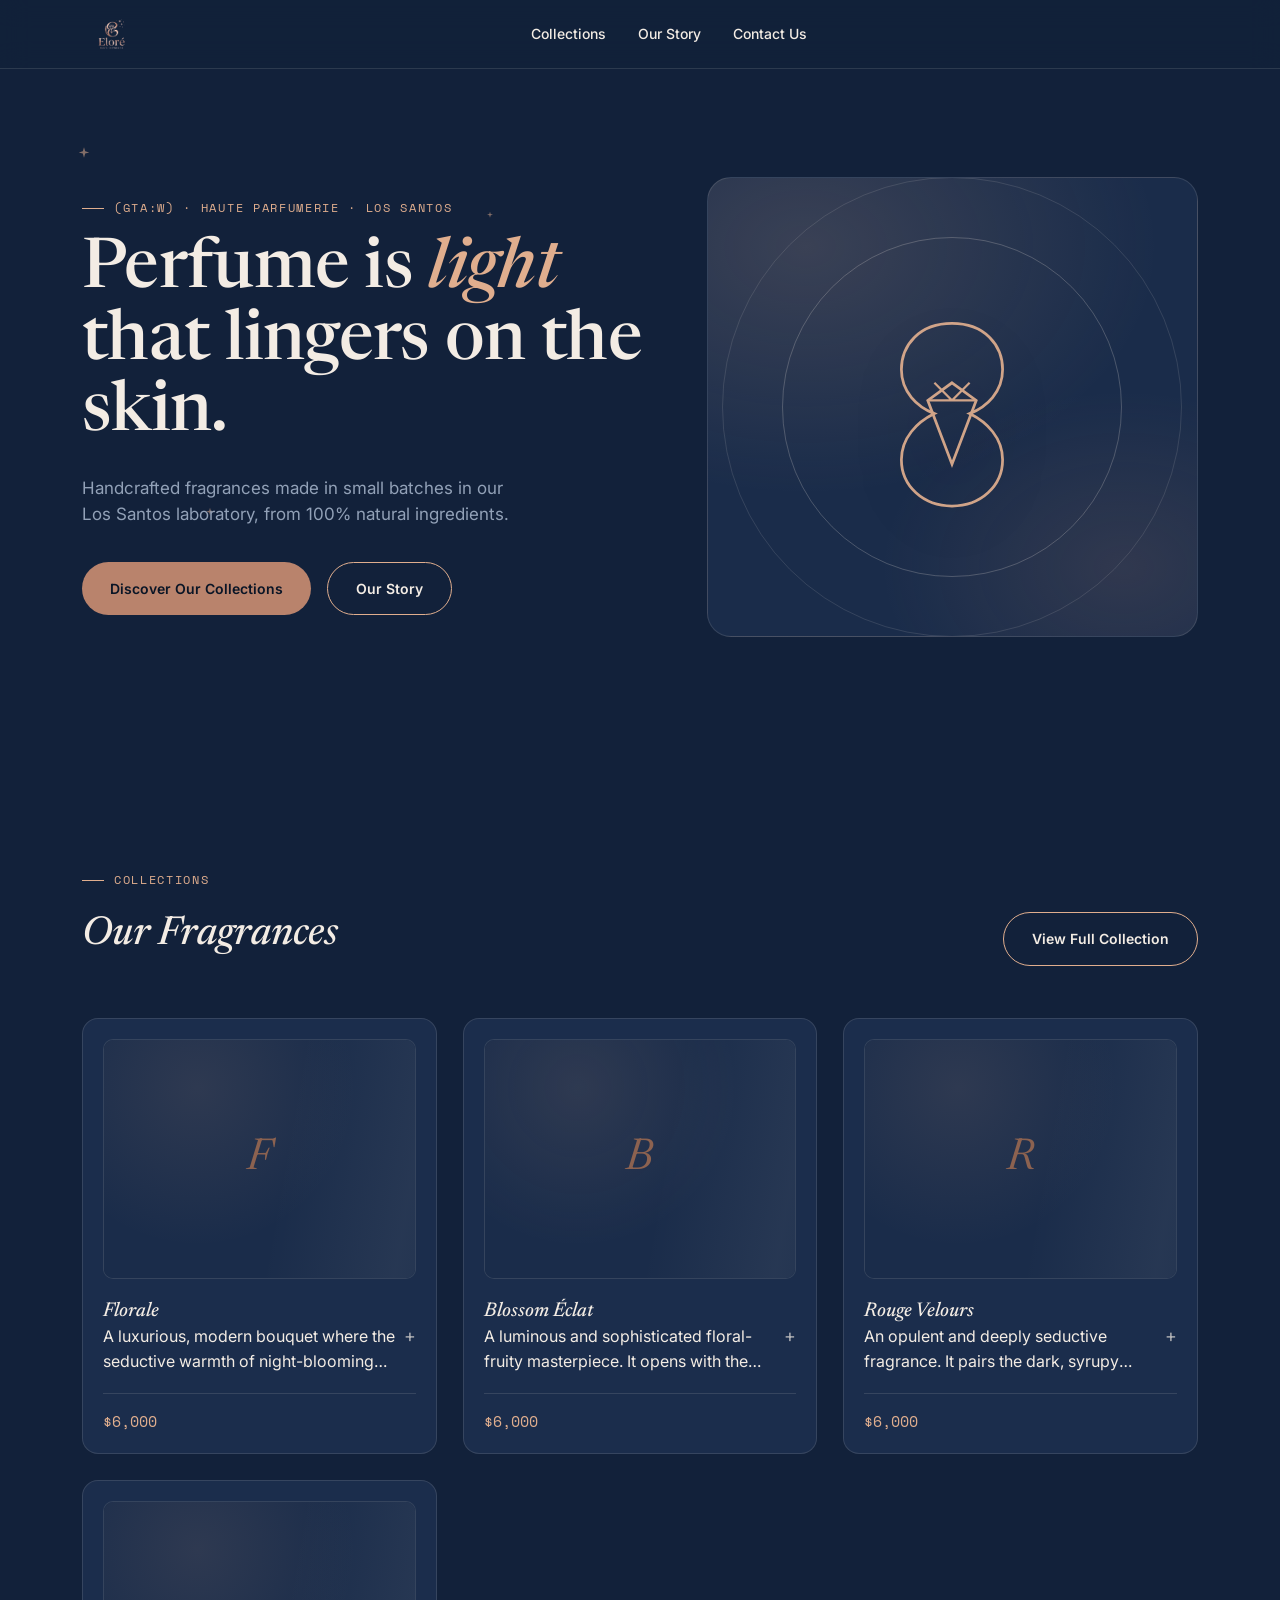
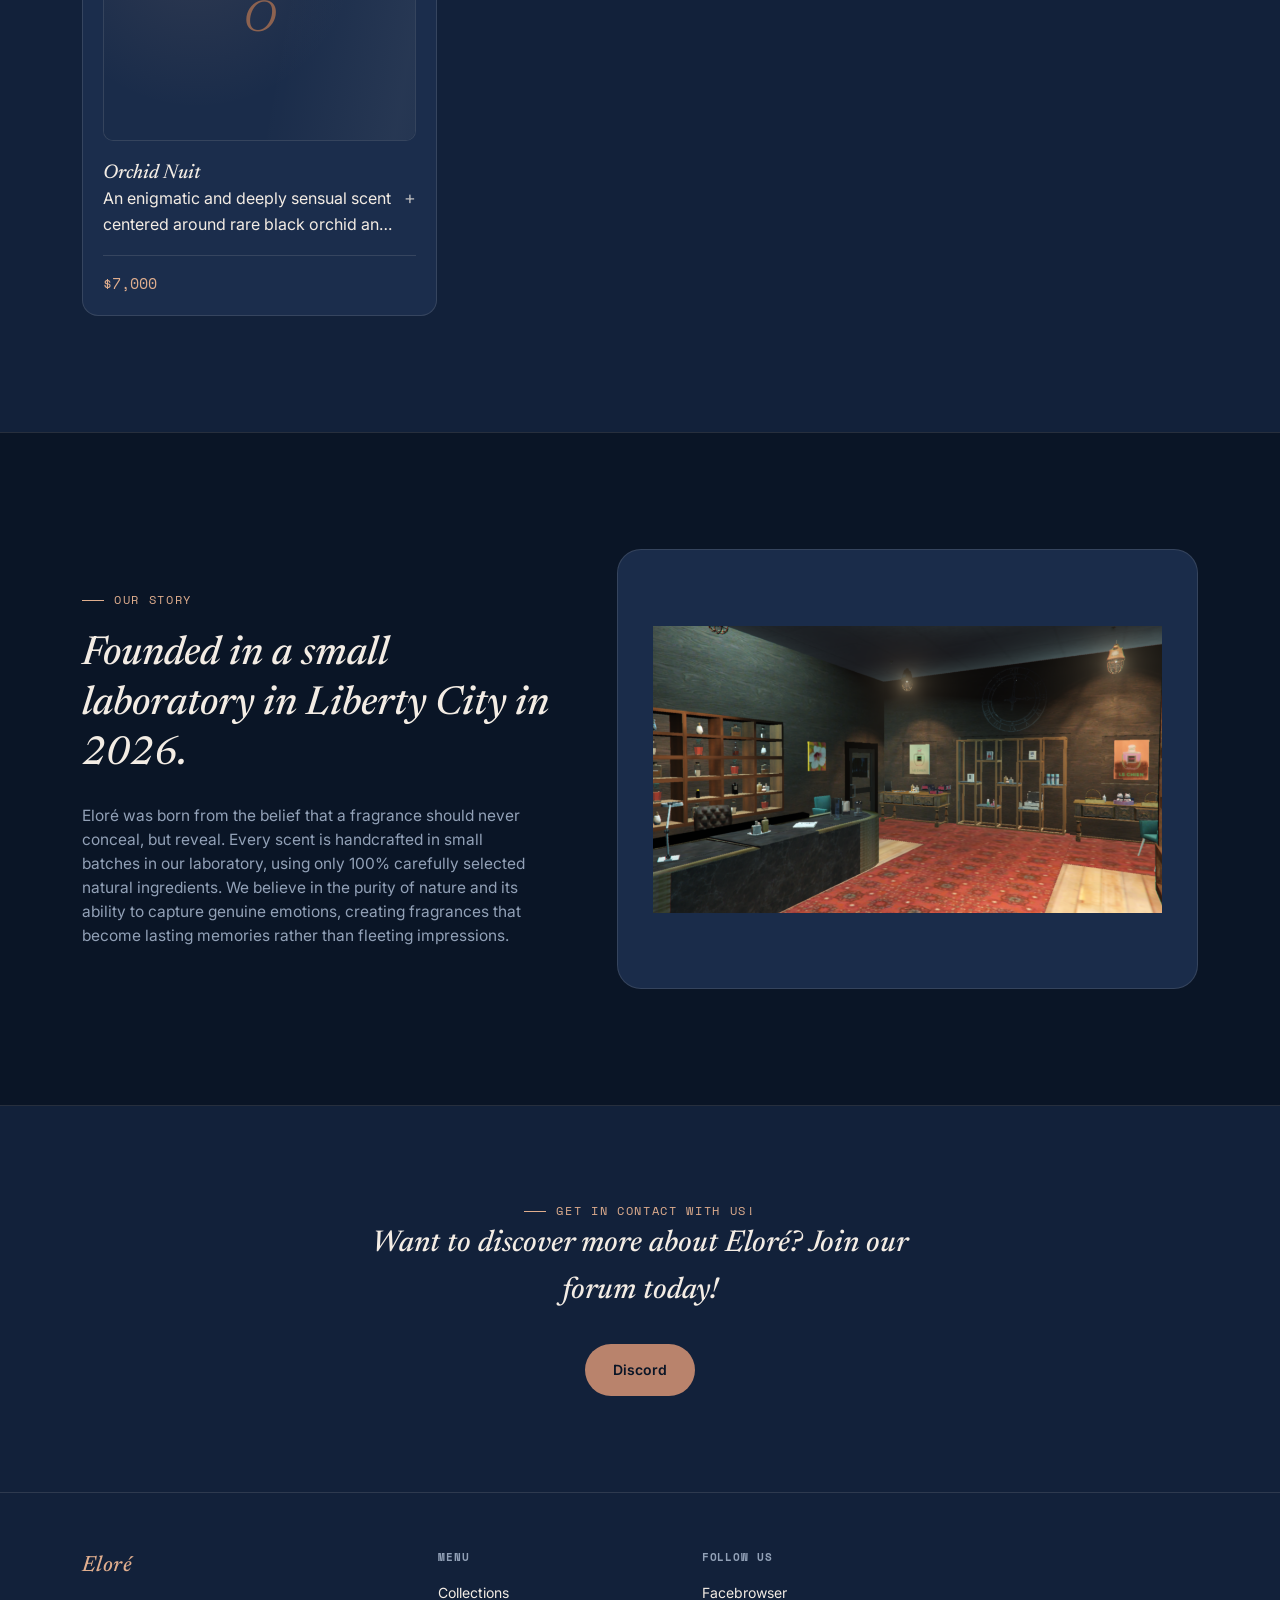
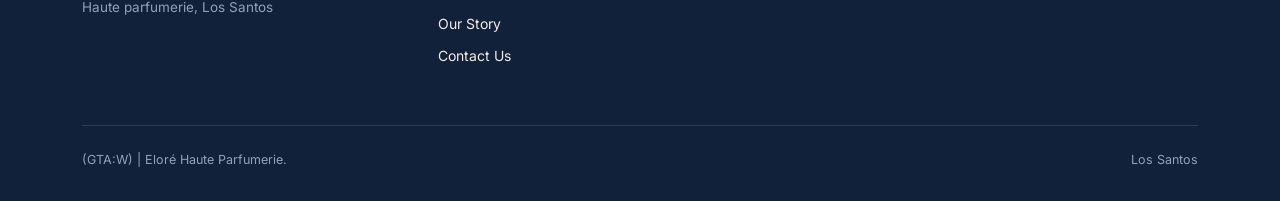
<file: index.html>
<!DOCTYPE html>
<html lang="en">
<head>
<meta charset="UTF-8">
<meta name="viewport" content="width=device-width, initial-scale=1.0">
<title>Eloré — Haute Parfumerie | GTA:W</title>
<meta name="description" content="Eloré, haute parfumerie in Los Santos.">
<meta property="og:title" content="Eloré — Haute Parfumerie">
<meta property="og:description" content="Eloré, haute parfumerie in Los Santos.">
<meta property="og:image" content="images/hero.png">
<link rel="icon" type="image/png" sizes="32x32" href="images/favicon/favicon-32x32.png">
<link rel="icon" type="image/png" sizes="16x16" href="images/favicon/favicon-16x16.png">
<link rel="shortcut icon" href="images/favicon/favicon.ico">
<link rel="apple-touch-icon" sizes="180x180" href="images/favicon/apple-touch-icon.png">
<link rel="manifest" href="site.webmanifest">
<link rel="preconnect" href="https://fonts.googleapis.com">
<link rel="preconnect" href="https://fonts.gstatic.com" crossorigin>
<link href="https://fonts.googleapis.com/css2?family=Newsreader:ital,wght@0,400;0,500;1,400;1,500&family=Inter:wght@400;500;600&family=Space+Mono:wght@400;700&display=swap" rel="stylesheet">
<link rel="stylesheet" href="css/style.css">
</head>
<body>

<nav class="nav">
  <div class="nav-inner">
    <a class="logo-link" href="index.html">
      <img src="images/logo.png" alt="Eloré Haute Parfumerie" class="logo-img">
    </a>
    <ul class="nav-links">
      <li><a href="collections.html">Collections</a></li>
      <li><a href="#storia">Our Story</a></li>
      <li><a href="#contatti">Contact Us</a></li>
    </ul>
    <div class="nav-actions">
      <button type="button" class="nav-toggle" aria-label="Menu" aria-expanded="false">
        <svg viewBox="0 0 24 24" fill="none" stroke="currentColor" stroke-width="1.8"><path d="M3 6h18M3 12h18M3 18h18"/></svg>
      </button>
    </div>
  </div>
</nav>

<section class="hero">
  <div class="sparkle-field" aria-hidden="true">
    <span class="sparkle sparkle-1"><svg viewBox="0 0 24 24" fill="currentColor"><path d="M12 2l2 7 7 2-7 2-2 7-2-7-7-2 7-2z"/></svg></span>
    <span class="sparkle sparkle-2"><svg viewBox="0 0 24 24" fill="currentColor"><path d="M12 2l2 7 7 2-7 2-2 7-2-7-7-2 7-2z"/></svg></span>
    <span class="sparkle sparkle-3"><svg viewBox="0 0 24 24" fill="currentColor"><path d="M12 2l2 7 7 2-7 2-2 7-2-7-7-2 7-2z"/></svg></span>
  </div>
  <div class="container hero-inner">
    <div class="hero-copy">
      <span class="eyebrow">(GTA:W) · Haute Parfumerie · Los Santos</span>
      <h1>Perfume is <em>light</em><br>that lingers on the skin.</h1>
      <p>Handcrafted fragrances made in small batches in our Los Santos laboratory, from 100% natural ingredients.</p>
      <div class="hero-actions">
        <a href="collections.html" class="btn btn-primary">Discover Our Collections</a>
        <a href="#storia" class="btn btn-ghost">Our Story</a>
      </div>
    </div>
    <div class="hero-visual">
      <div class="ring ring--a" aria-hidden="true"></div>
      <div class="ring ring--b" aria-hidden="true"></div>
      <svg class="hero-glyph" viewBox="0 0 200 200" fill="none" xmlns="http://www.w3.org/2000/svg" aria-hidden="true">
        <path d="M100 24c-30 0-46 20-46 42 0 20 14 34 30 40-16 8-30 22-30 42 0 24 20 42 46 42s46-18 46-42c0-20-14-34-30-42 16-6 30-20 30-40 0-22-16-42-46-42z" stroke="#E0AE8E" stroke-width="2.5"/>
        <path d="M100 78l22 16-22 58-22-58z" stroke="#E0AE8E" stroke-width="2.5"/>
        <path d="M78 94h44M84 78l16 16-16 0M116 78l-16 16 16 0" stroke="#E0AE8E" stroke-width="2"/>
      </svg>
    </div>
  </div>
</section>

<section class="collection" id="collezione">
  <div class="container">
    <div class="collection-head reveal">
      <div>
        <span class="eyebrow">Collections</span>
        <h2 class="collection-title">Our Fragrances</h2>
      </div>
      <a href="collections.html" class="btn btn-ghost">View Full Collection</a>
    </div>

    <!-- Preview only — full catalogue in collections.html, both read
         the same list from js/products.js -->
    <div class="product-grid" id="productGrid"></div>
  </div>
</section>

<section class="about" id="storia">
  <div class="container about-inner">
    <div>
      <span class="eyebrow">Our Story</span>
      <h2>Founded in a small laboratory in Liberty City in 2026.</h2>
      <p>Eloré was born from the belief that a fragrance should never conceal, but reveal. Every scent is handcrafted in small batches in our laboratory, using only 100% carefully selected natural ingredients. We believe in the purity of nature and its ability to capture genuine emotions, creating fragrances that become lasting memories rather than fleeting impressions.</p>
    </div>
    <div class="image-slot slot-about reveal">
      <img src="images/aboutnew.png" alt="Inside the Eloré boutique">
    </div>
  </div>
</section>

<section class="newsletter">
  <div class="container reveal">
    <span class="eyebrow eyebrow-center">Get in contact with us!</span>

    <h2>
      Want to discover more about Eloré?
      Join our forum today!
    </h2>

    <a href="https://discord.gg/XgSGwQNhqN"
       class="btn btn-primary"
       target="_blank"
       rel="noopener noreferrer">
      Discord
    </a>
  </div>
</section>

<footer id="contatti">
  <div class="container">
    <div class="footer-grid">
      <div>
        <span class="logo footer-logo">Eloré</span>
        <p class="footer-location">Haute parfumerie, Los Santos</p>
      </div>
      <div>
        <h4>Menu</h4>
        <ul>
          <li><a href="collections.html">Collections</a></li>
          <li><a href="#storia">Our Story</a></li>
          <li><a href="#contatti">Contact Us</a></li>
        </ul>
      </div>
      <div>
        <h4>Follow us</h4>
        <ul>
          <li><a href="https://face.gta.world/page/eloreperfumes">Facebrowser</a></li>
        </ul>
      </div>
    </div>
    <div class="footer-bottom">
      <span>(GTA:W) | Eloré Haute Parfumerie.</span>
      <span>Los Santos</span>
    </div>
  </div>
</footer>
<script src="js/products.js"></script>
<script src="js/product-images.js"></script>
<script src="js/render.js"></script>
<script src="js/nav.js"></script>
<script src="js/script.js"></script>
</body>
</html>
</file>
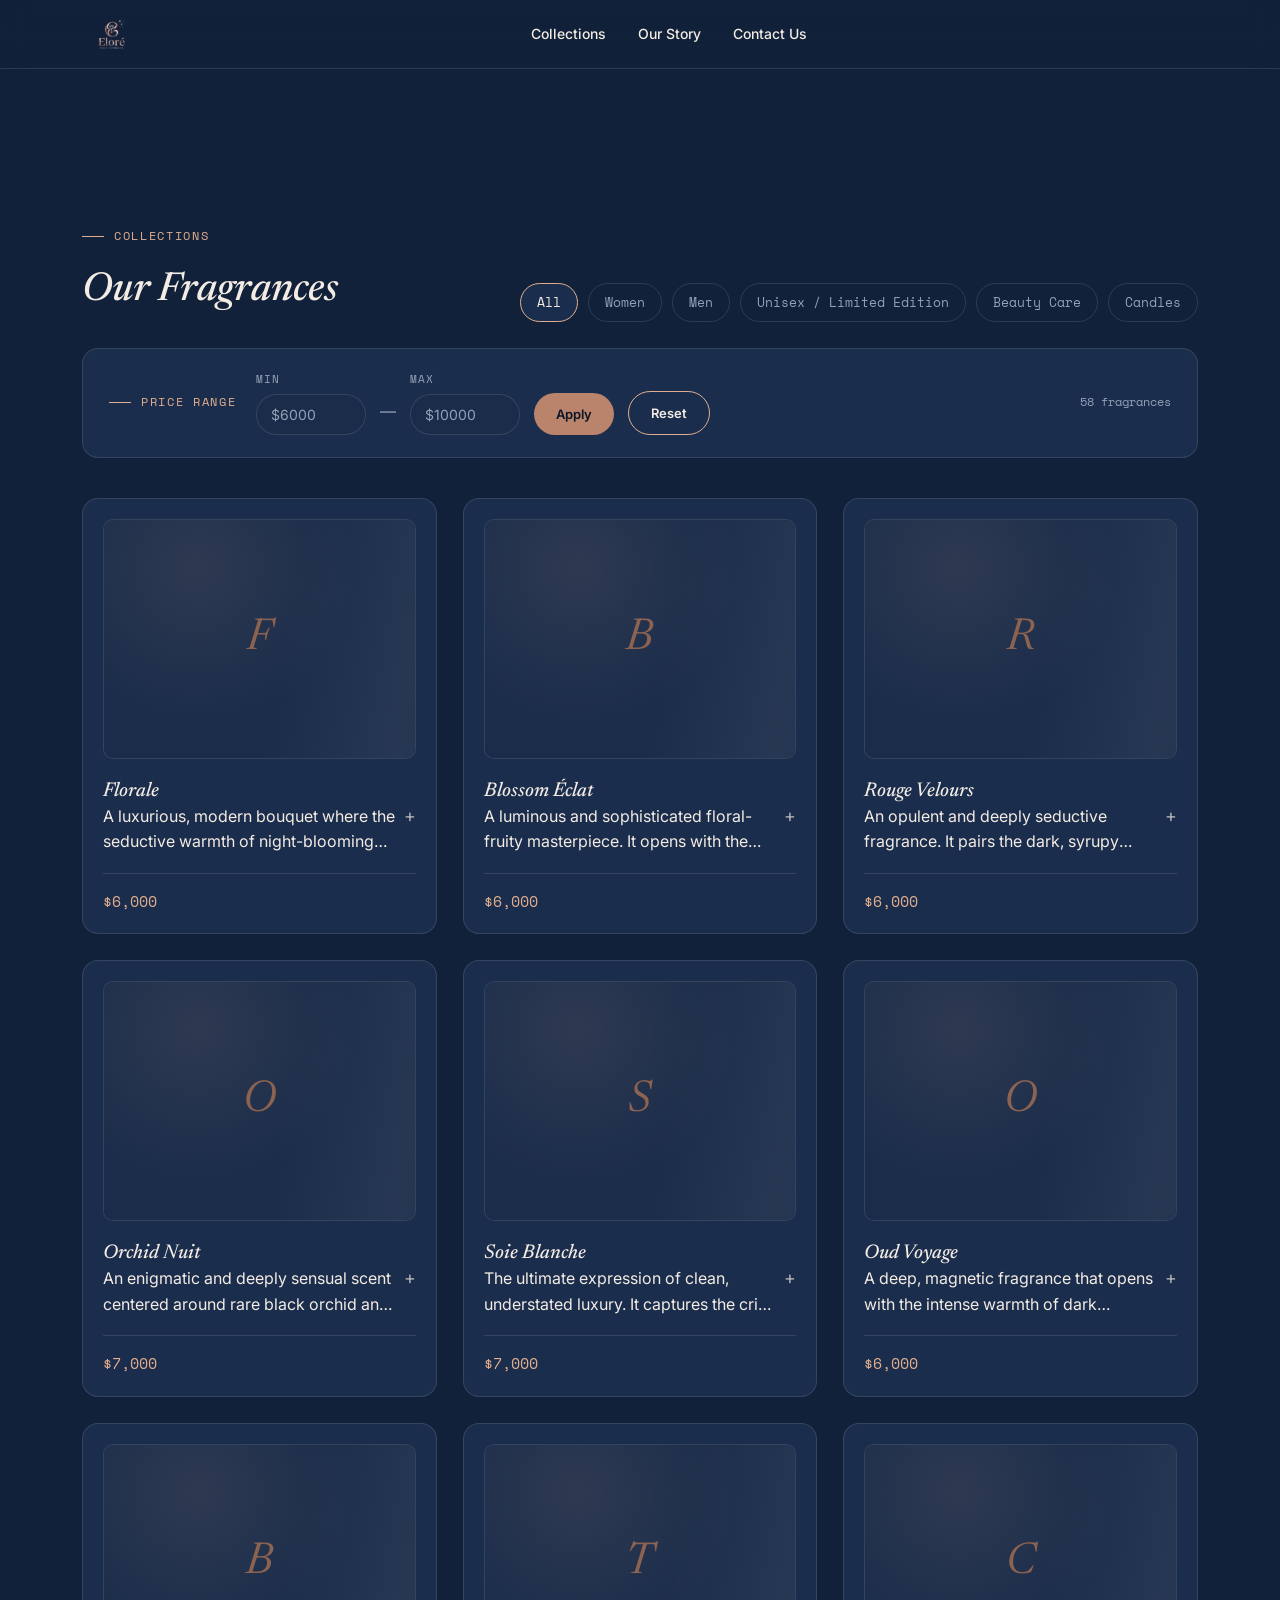
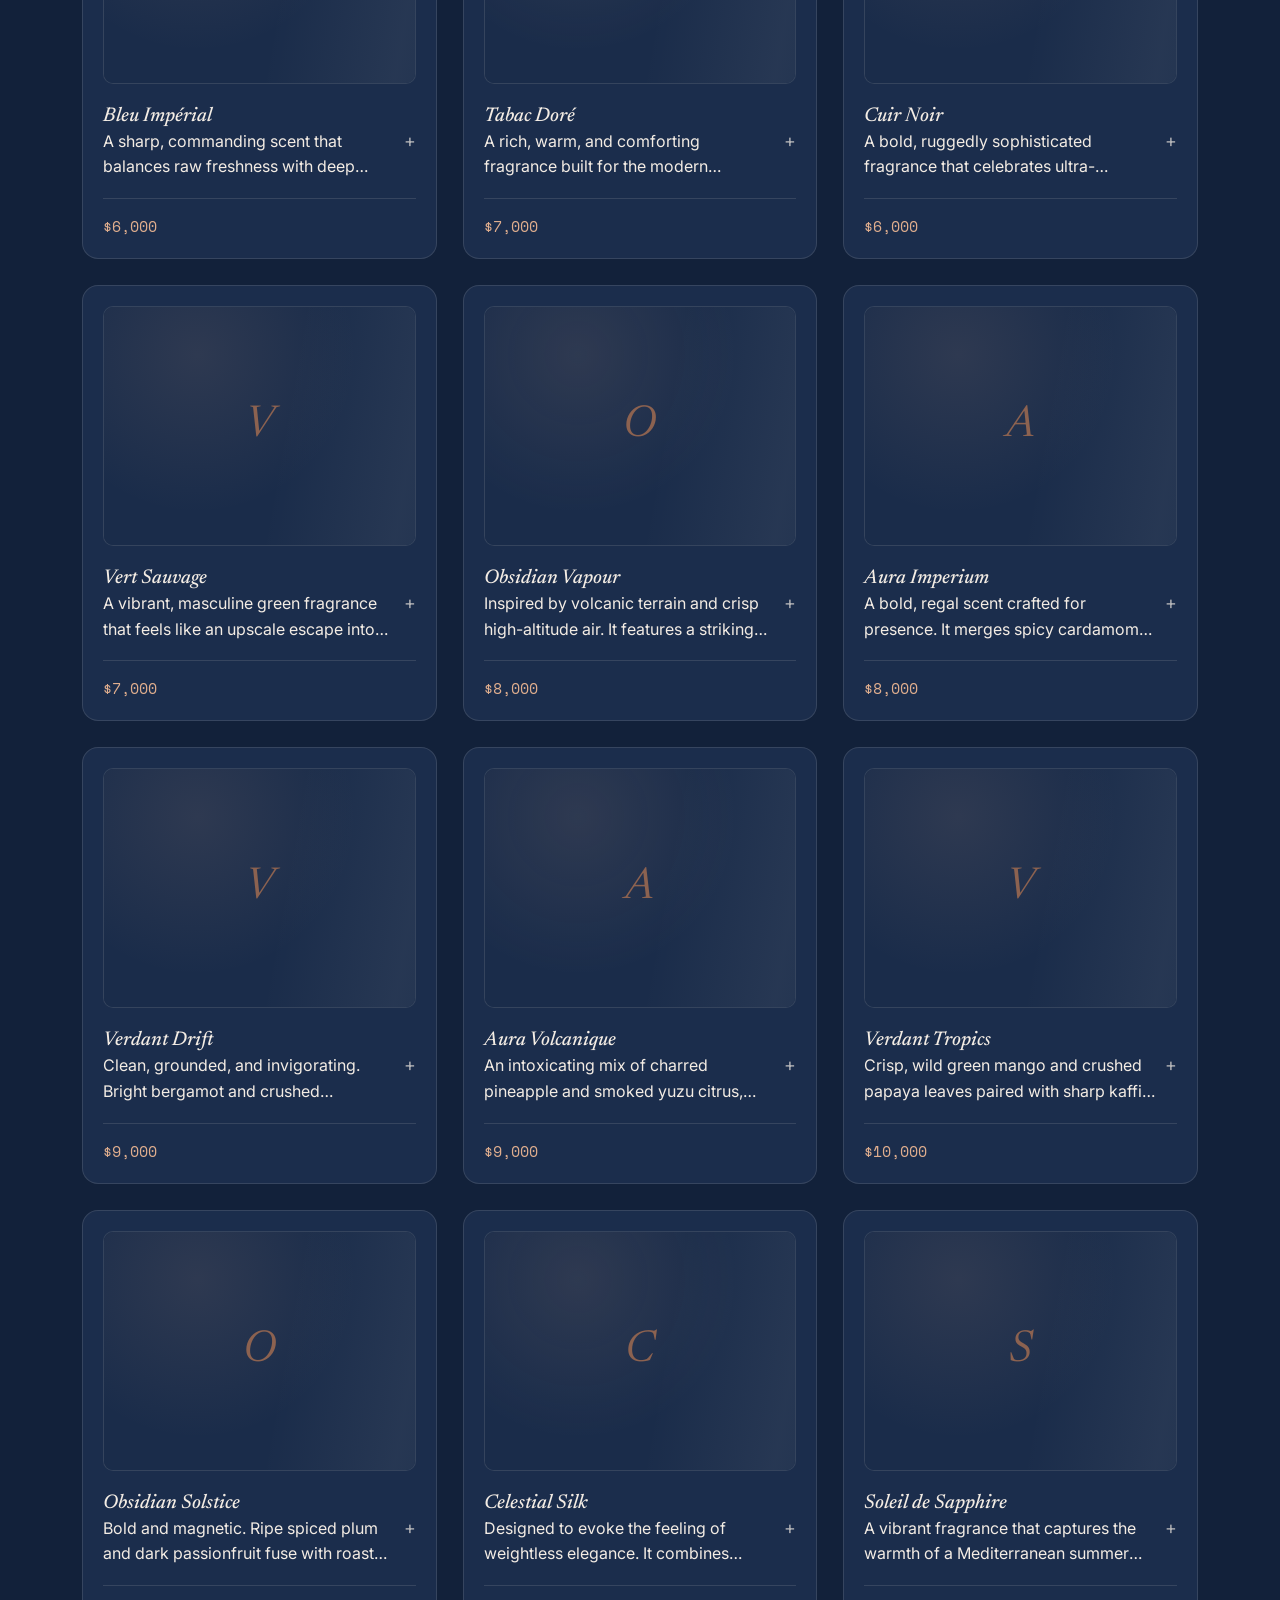
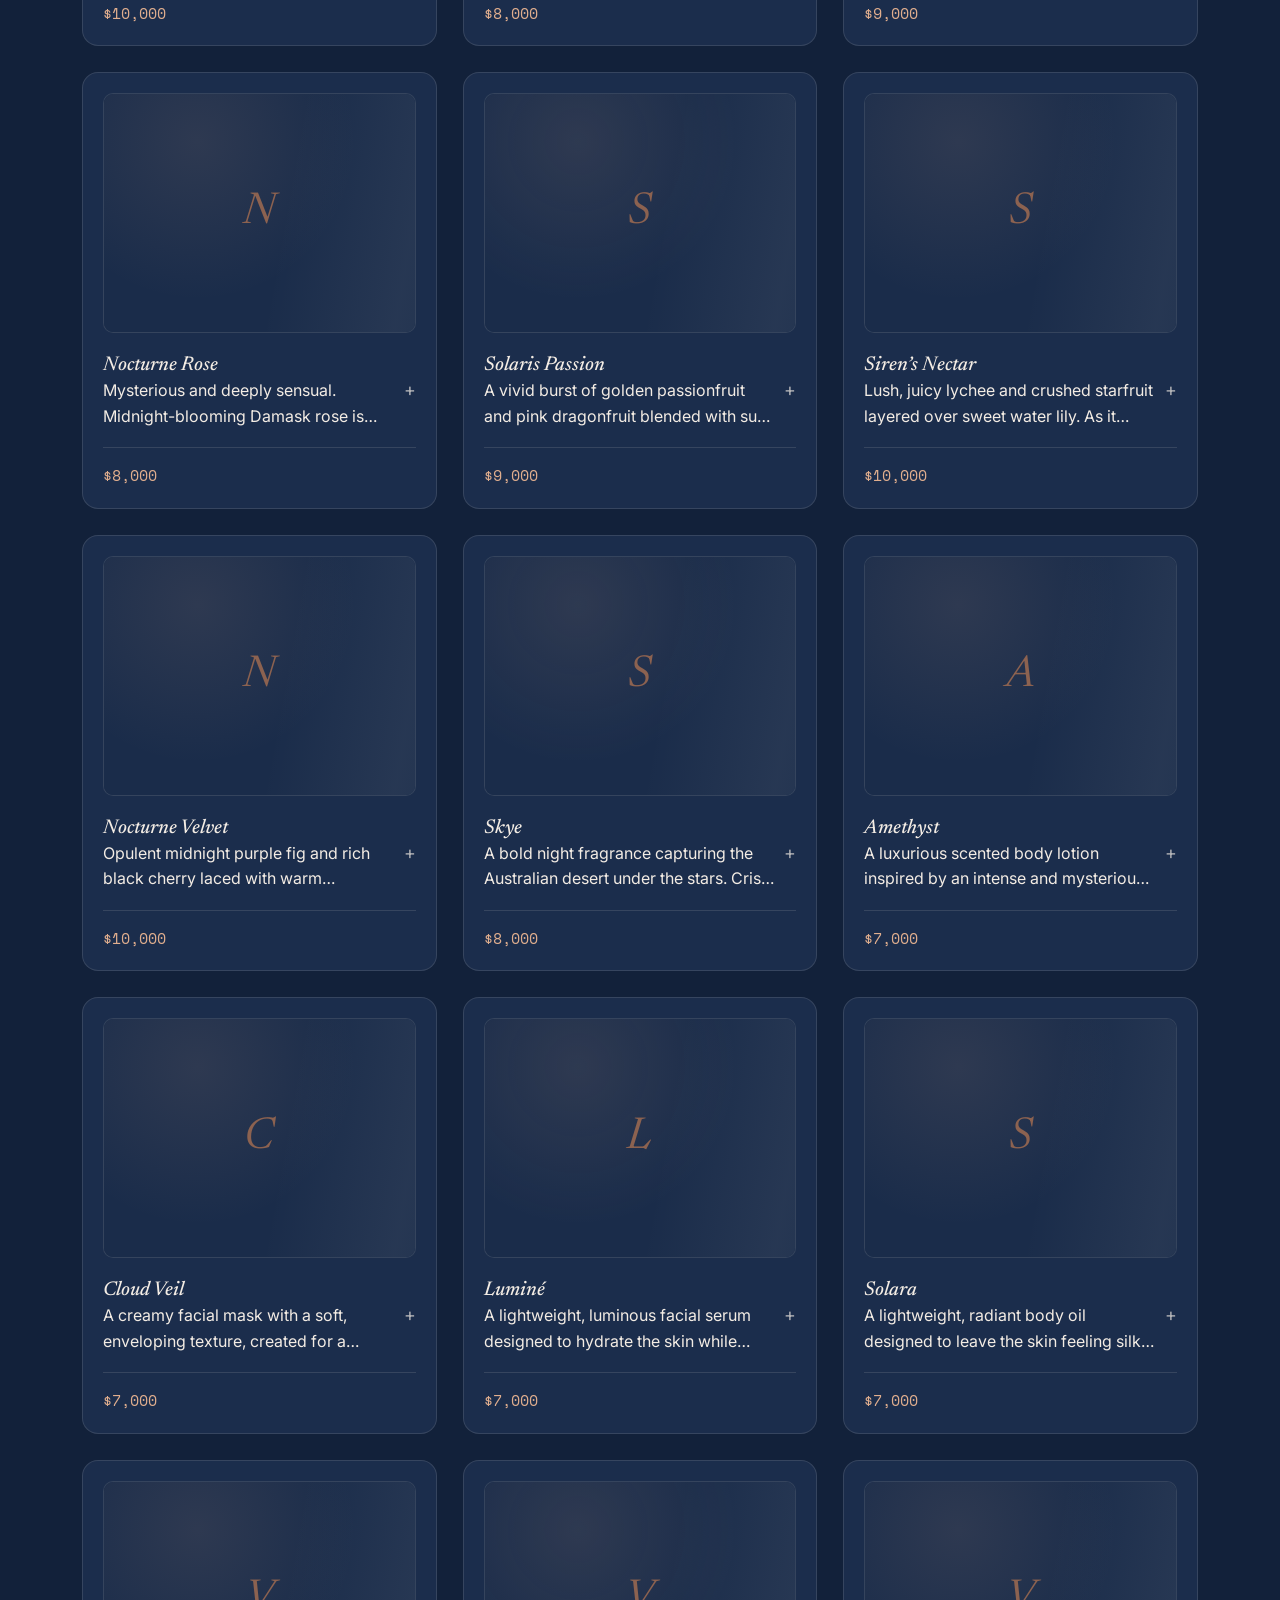
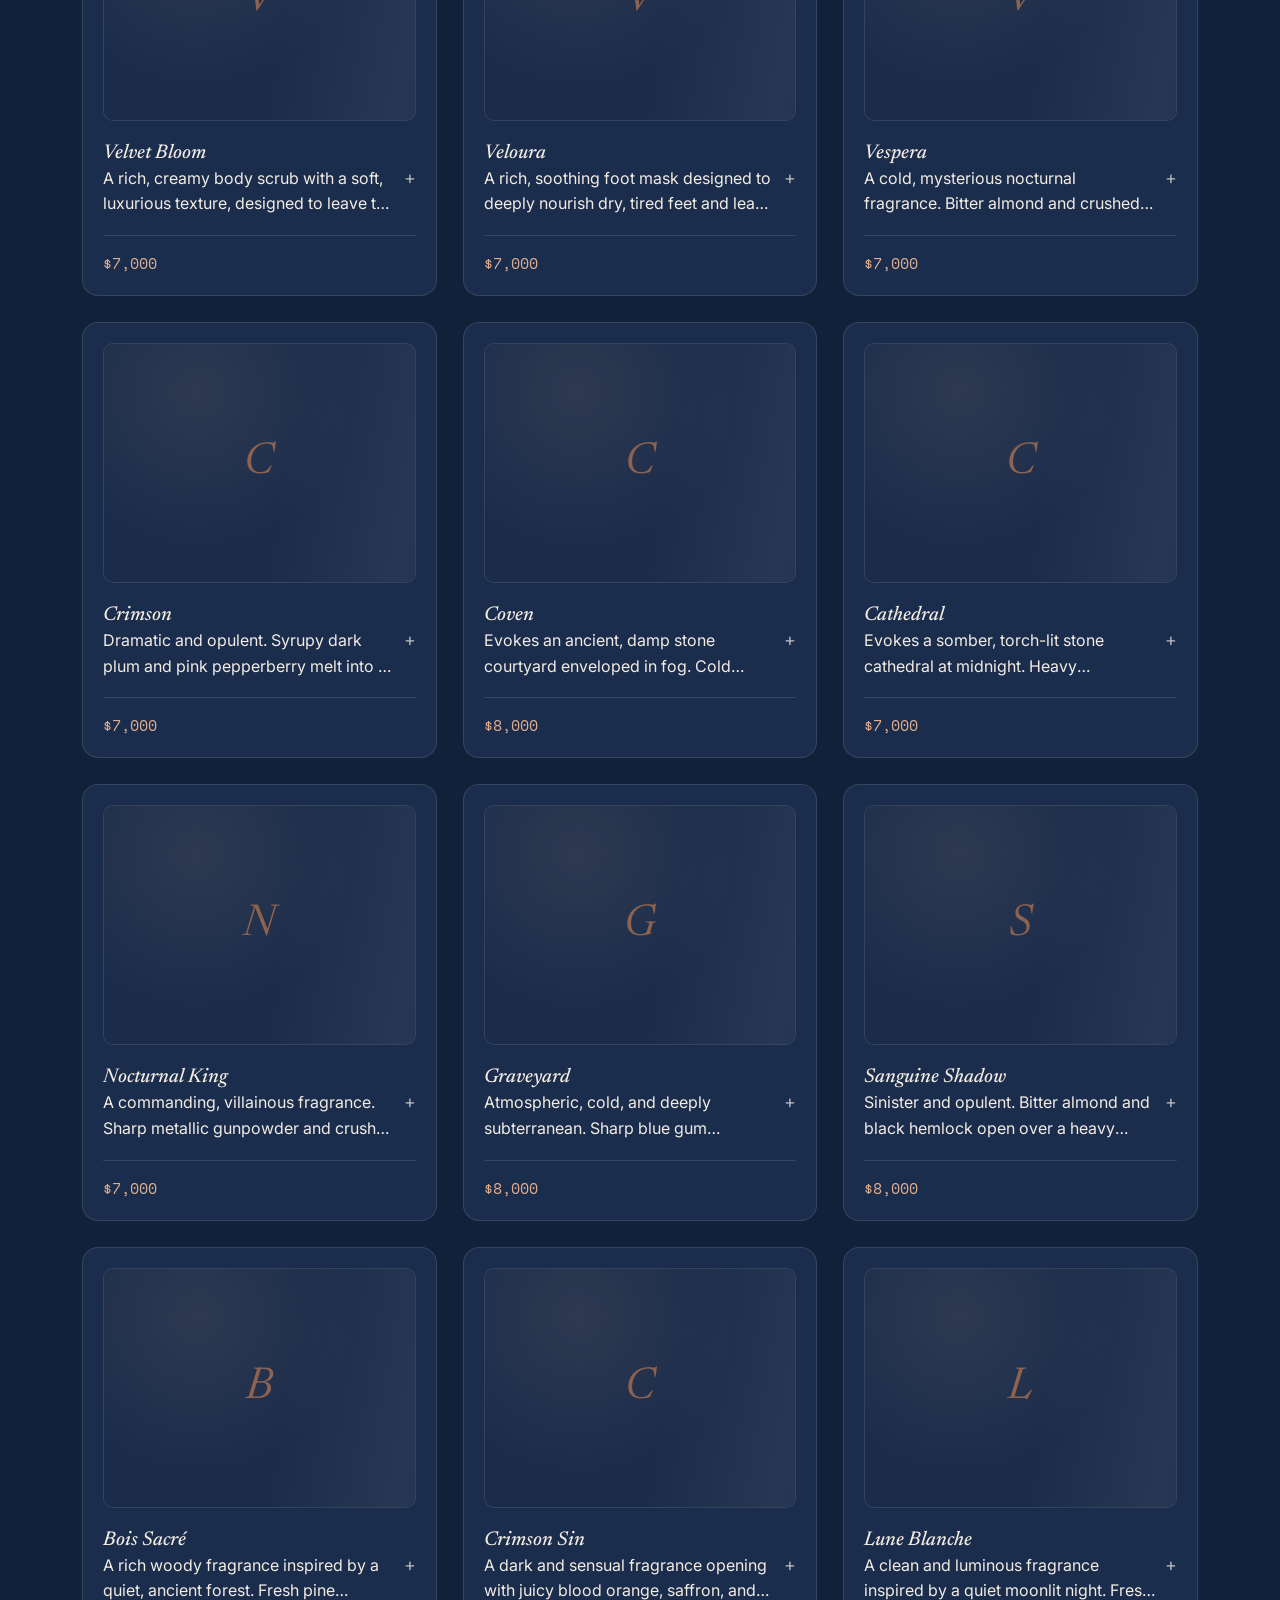
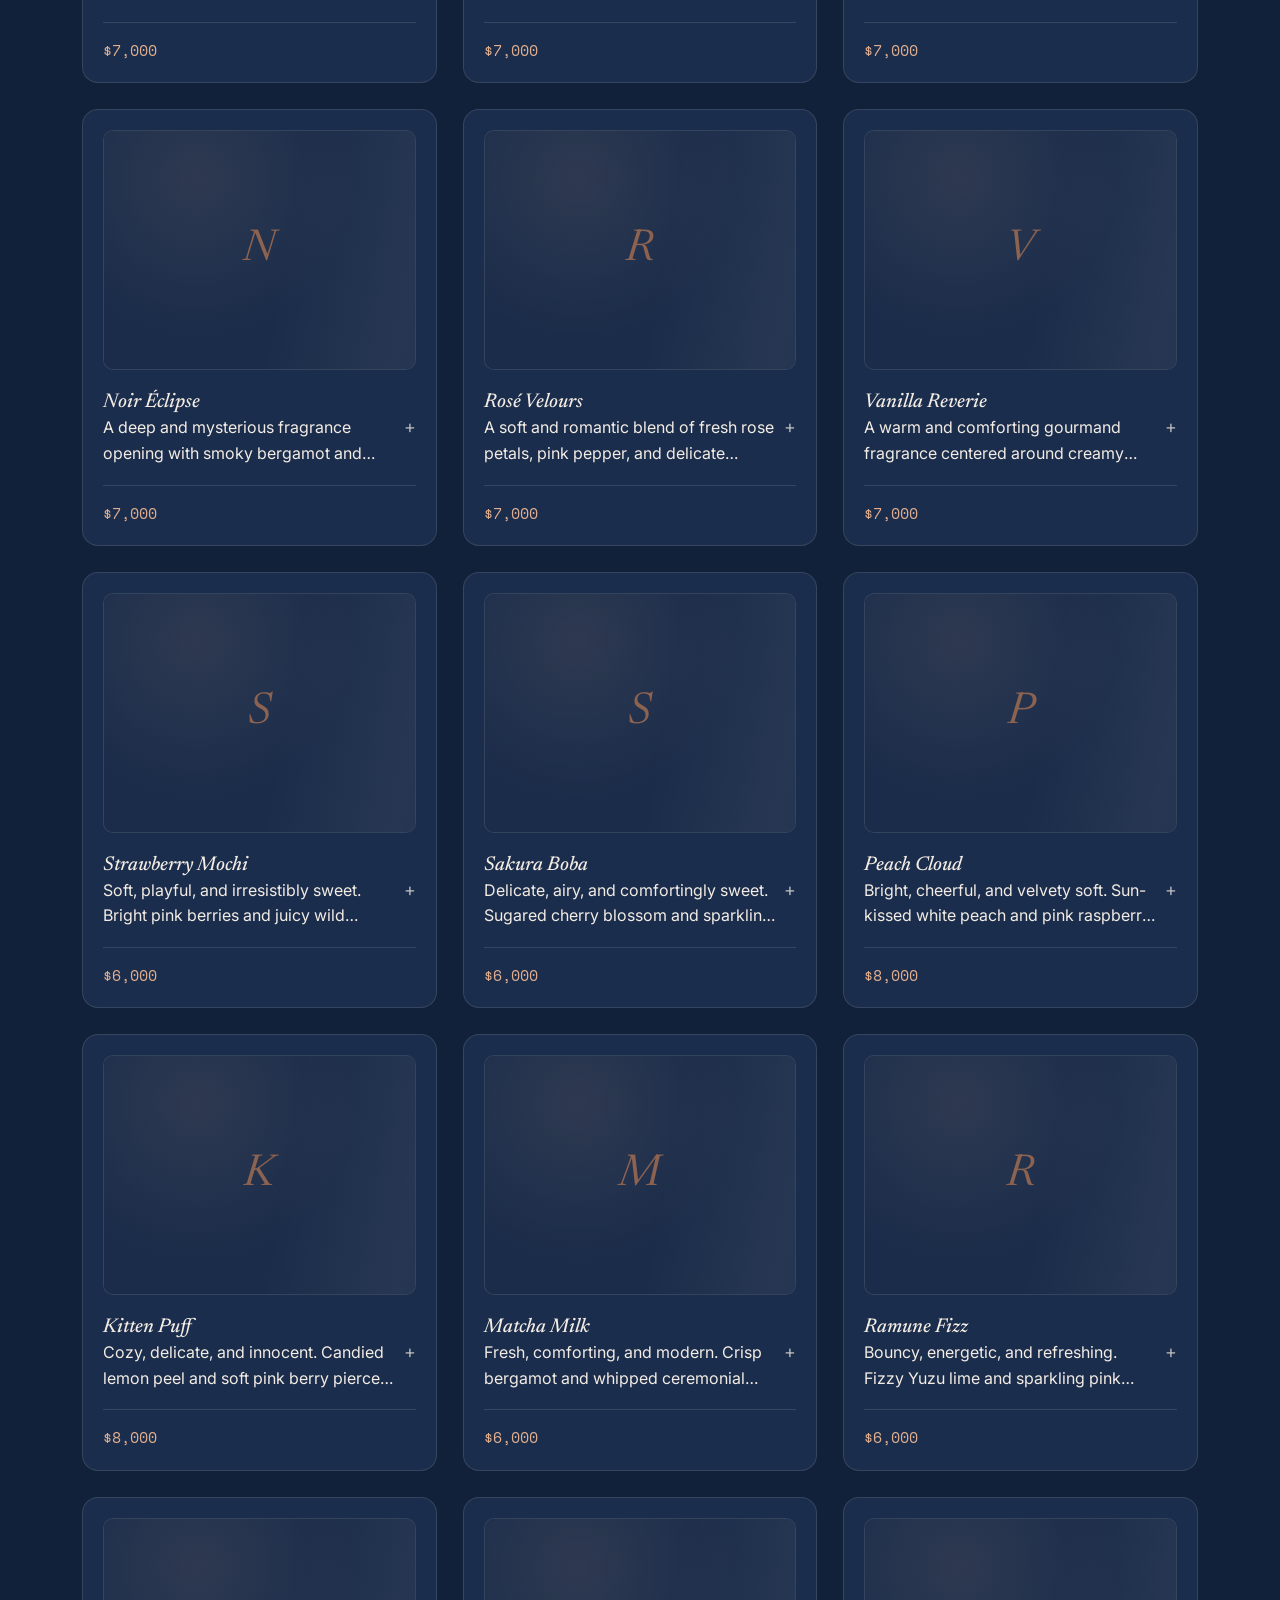
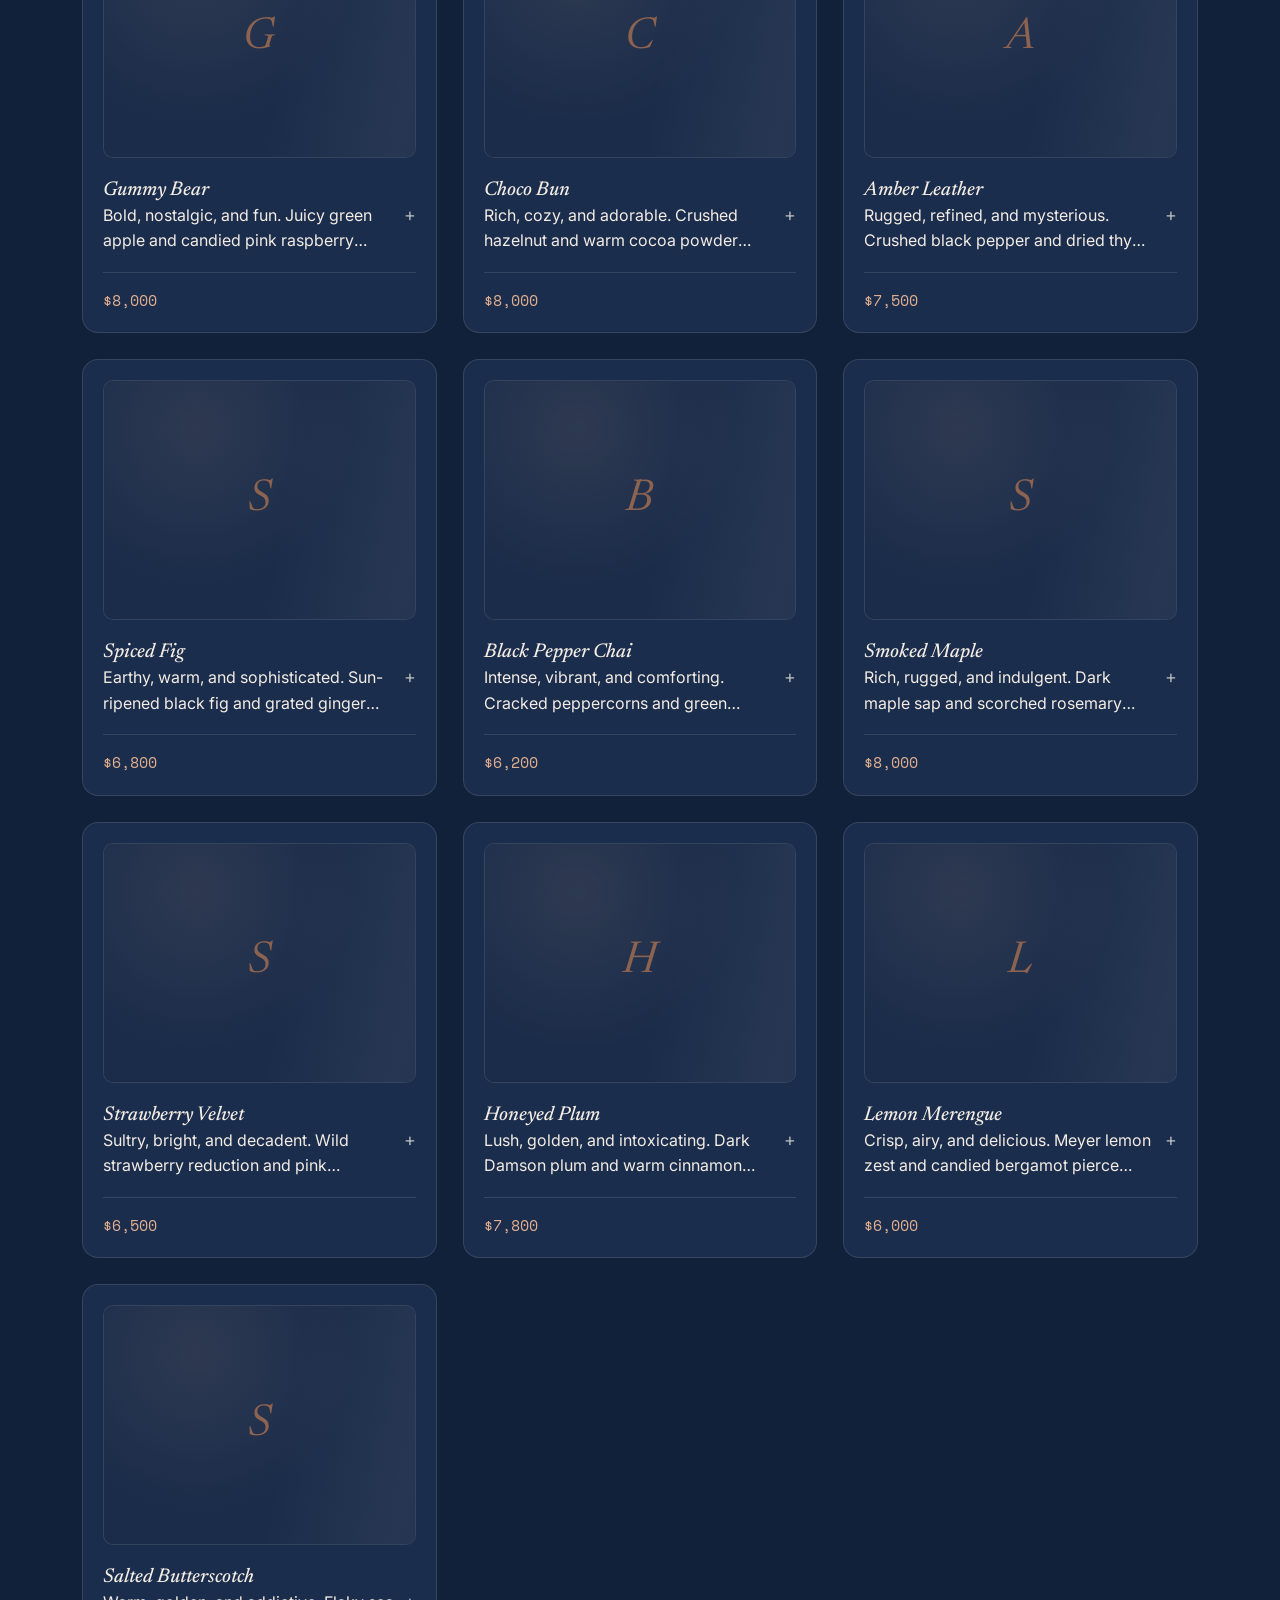
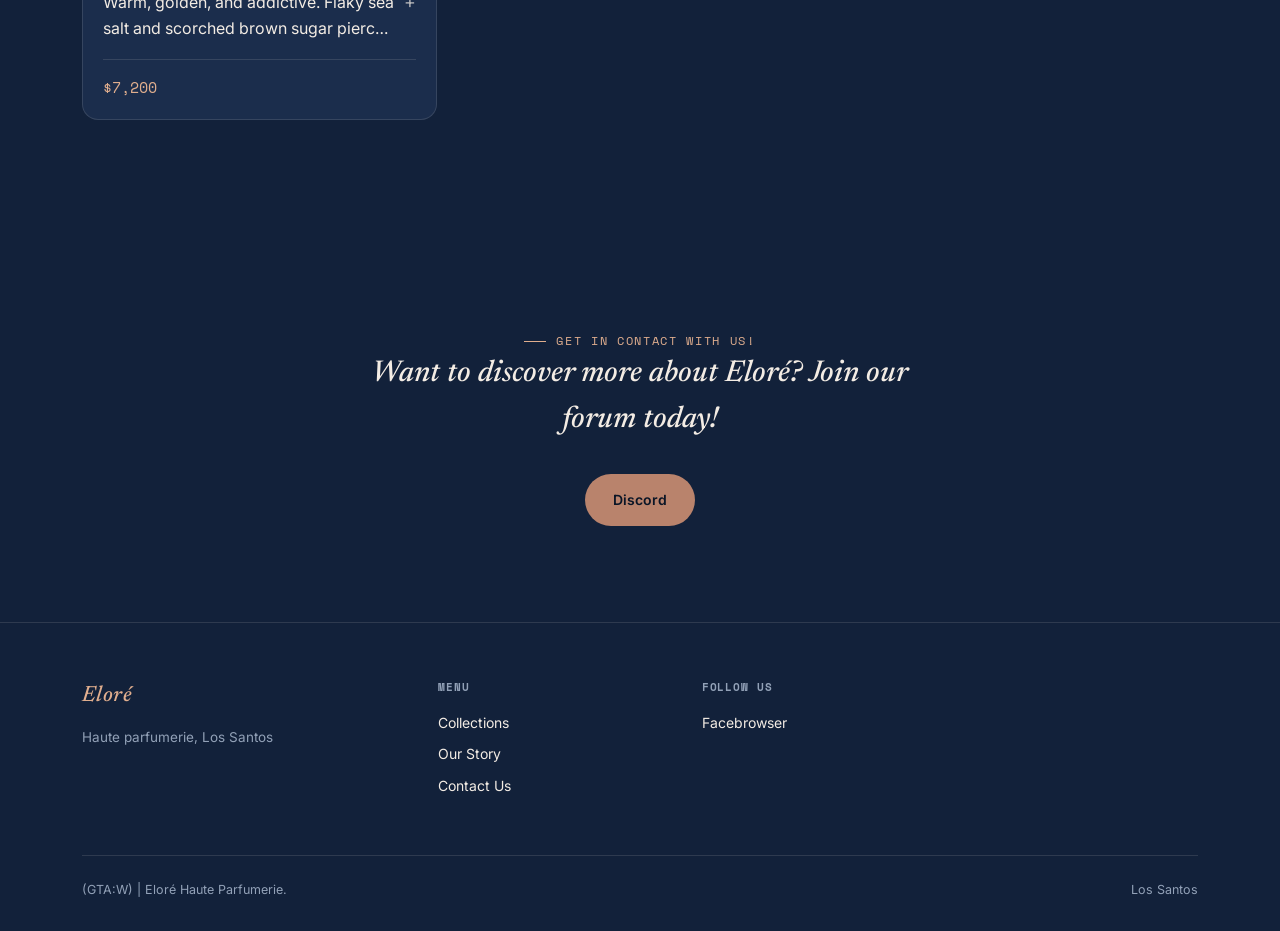
<file: collections.html>
<!DOCTYPE html>
<html lang="en">
<head>
<meta charset="UTF-8">
<meta name="viewport" content="width=device-width, initial-scale=1.0">
<title>Collections — Eloré Haute Parfumerie | GTA:W</title>
<meta name="description" content="Discover the full Eloré collection of fragrances.">
<meta property="og:title" content="Collections — Eloré Haute Parfumerie">
<meta property="og:image" content="images/hero.png">
<link rel="icon" type="image/png" sizes="32x32" href="images/favicon/favicon-32x32.png">
<link rel="icon" type="image/png" sizes="16x16" href="images/favicon/favicon-16x16.png">
<link rel="shortcut icon" href="images/favicon/favicon.ico">
<link rel="apple-touch-icon" sizes="180x180" href="images/favicon/apple-touch-icon.png">
<link rel="manifest" href="site.webmanifest">
<link rel="preconnect" href="https://fonts.googleapis.com">
<link rel="preconnect" href="https://fonts.gstatic.com" crossorigin>
<link href="https://fonts.googleapis.com/css2?family=Newsreader:ital,wght@0,400;0,500;1,400;1,500&family=Inter:wght@400;500;600&family=Space+Mono:wght@400;700&display=swap" rel="stylesheet">
<link rel="stylesheet" href="css/style.css">
</head>
<body>

<nav class="nav">
  <div class="nav-inner">
    <a class="logo-link" href="index.html">
      <img src="images/logo.png" alt="Eloré Haute Parfumerie" class="logo-img">
    </a>
    <ul class="nav-links">
      <li><a href="collections.html">Collections</a></li>
      <li><a href="index.html#storia">Our Story</a></li>
      <li><a href="index.html#contatti">Contact Us</a></li>
    </ul>
    <div class="nav-actions">
      <button type="button" class="nav-toggle" aria-label="Menu" aria-expanded="false">
        <svg viewBox="0 0 24 24" fill="none" stroke="currentColor" stroke-width="1.8"><path d="M3 6h18M3 12h18M3 18h18"/></svg>
      </button>
    </div>
  </div>
</nav>

<section class="collection" id="collezione">
  <div class="container">
    <div class="collection-head reveal">
      <div>
        <span class="eyebrow">Collections</span>
        <h2 class="collection-title">Our Fragrances</h2>
      </div>
      <div class="filters">
        <button class="filter-btn active" data-fam="all">All</button>
        <button class="filter-btn" data-fam="Women">Women</button>
        <button class="filter-btn" data-fam="Men">Men</button>
        <button class="filter-btn" data-fam="UoL">Unisex / Limited Edition</button>
        <button class="filter-btn" data-fam="BC">Beauty Care</button>
        <button class="filter-btn" data-fam="C">Candles</button>
      </div>
    </div>

    <div class="price-filter reveal">
      <span class="eyebrow">Price Range</span>
      <form class="price-filter-form" id="priceForm">
        <div class="price-field">
          <label for="priceMin">Min</label>
          <input type="number" id="priceMin" inputmode="numeric" min="0" placeholder="$0">
        </div>
        <span class="price-sep">—</span>
        <div class="price-field">
          <label for="priceMax">Max</label>
          <input type="number" id="priceMax" inputmode="numeric" min="0" placeholder="$500">
        </div>
        <button type="submit" class="btn btn-primary price-apply">Apply</button>
        <button type="button" class="btn btn-ghost price-reset" id="priceReset">Reset</button>
      </form>
      <span class="price-count" id="priceCount"></span>
    </div>

    <div class="product-grid" id="productGrid"></div>
  </div>
</section>

<section class="newsletter">
  <div class="container reveal">
    <span class="eyebrow eyebrow-center">Get in contact with us!</span>

    <h2>
      Want to discover more about Eloré?
      Join our forum today!
    </h2>

    <a href="https://discord.gg/XgSGwQNhqN"
       class="btn btn-primary"
       target="_blank"
       rel="noopener noreferrer">
      Discord
    </a>
  </div>
</section>

<footer id="contatti">
  <div class="container">
    <div class="footer-grid">
      <div>
        <span class="logo footer-logo">Eloré</span>
        <p class="footer-location">Haute parfumerie, Los Santos</p>
      </div>
      <div>
        <h4>Menu</h4>
        <ul>
          <li><a href="collections.html">Collections</a></li>
          <li><a href="index.html#storia">Our Story</a></li>
          <li><a href="index.html#contatti">Contact Us</a></li>
        </ul>
      </div>
      <div>
        <h4>Follow us</h4>
        <ul>
          <li><a href="https://face.gta.world/page/eloreperfumes">Facebrowser</a></li>
        </ul>
      </div>
    </div>
    <div class="footer-bottom">
      <span>(GTA:W) | Eloré Haute Parfumerie.</span>
      <span>Los Santos</span>
    </div>
  </div>
</footer>
<script src="js/products.js"></script>
<script src="js/product-images.js"></script>
<script src="js/render.js"></script>
<script src="js/nav.js"></script>
<script src="js/collections.js"></script>
</body>
</html>
</file>
<file: css/style.css>
:root{
  --bg: #12213A;
  --bg-deep: #0A1526;
  --bg-warm: #1A2C4A;
  --surface: #1B2D4C;
  --surface-hi: #223759;
  --ink: #F3ECE4;
  --ink-soft: #92A1B7;
  --ink-faint: #6C7A90;
  --rose: #B9836C;
  --rose-deep: #E0AE8E;
  --rose-dim: #8C6250;
  --line: rgba(243,236,228,0.12);
  --line-hi: rgba(243,236,228,0.22);
  --ok: #8FBF9F;
  --err: #D98B7A;

  --display: 'Newsreader', serif;
  --body: 'Inter', sans-serif;
  --mono: 'Space Mono', monospace;

  --radius-sm: 10px;
  --radius: 16px;
  --radius-lg: 24px;
  --ease: cubic-bezier(.22,.75,.28,1);
}

*{ box-sizing: border-box; margin:0; padding:0; }
html{ scroll-behavior: smooth; }
body{
  background: var(--bg);
  color: var(--ink);
  font-family: var(--body);
  line-height: 1.55;
  -webkit-font-smoothing: antialiased;
  overflow-x: hidden;
}
body.lock{ overflow: hidden; }
a{ color: inherit; text-decoration: none; }
img, svg{ display:block; max-width:100%; }
button{ font: inherit; cursor:pointer; border:none; background:none; color: inherit; }
ul{ list-style:none; }
.container{ max-width: 1180px; margin: 0 auto; padding: 0 32px; }
section{ position: relative; }

::selection{ background: var(--rose); color: var(--bg-deep); }
:focus-visible{ outline: 2px solid var(--rose-deep); outline-offset: 3px; border-radius: 4px; }

.eyebrow{
  font-family: var(--mono);
  font-size: 12px;
  letter-spacing: 0.14em;
  text-transform: uppercase;
  color: var(--rose-deep);
  display: flex;
  align-items: center;
  gap: 10px;
}

.eyebrow-center{
  justify-content: center;
}

.eyebrow::before{
  content:'';
  width: 22px; height:1px;
  background: var(--rose-deep);
  display:inline-block;
}

/* ---------- ambient sparkle motif (signature element, echoes the mark) ---------- */
.sparkle-field{ position:absolute; inset:0; pointer-events:none; overflow:hidden; z-index:0; }
.sparkle{
  position:absolute;
  color: var(--rose-deep);
  opacity: .55;
  animation: twinkle 4.5s ease-in-out infinite;
}
.sparkle svg{ width: 100%; height: 100%; }
@keyframes twinkle{
  0%, 100%{ opacity: .18; transform: scale(.85); }
  50%{ opacity: .7; transform: scale(1); }
}

.divider{
  display:block;
  width: 100%;
  height: 46px;
  color: var(--line-hi);
}

/* ---------- IMAGE SLOTS / remote product art ---------- */
.image-slot{
  position: relative;
  width: 100%;
  border-radius: var(--radius-lg);
  border: 1px solid var(--line);
  background: var(--bg-warm);
  overflow: hidden;
  display: flex;
  align-items: center;
  justify-content: center;
}
.image-slot img{
  position: absolute;
  inset: 0;
  width: 100%;
  height: 100%;
  object-fit: contain;
  object-position: center;
  padding: 6%;
  box-sizing: border-box;
}
.image-slot img.art-photo{
  opacity: 0;
  transition: opacity .5s var(--ease);
}
.image-slot img.art-photo.loaded{ opacity: 1; }
.slot-tall{ height: 480px; }
.slot-about{ height: 440px; }
.slot-map{ height: 420px; }

/* product art placeholder (used until the remote image finishes loading, or if a link is missing) */
.art-fallback{
  position: relative;
  z-index: 0;
  width: 100%; height: 100%;
  display:flex; align-items:center; justify-content:center;
  font-family: var(--display);
  font-style: italic;
  font-size: 44px;
  color: var(--rose-dim);
  background:
    radial-gradient(circle at 30% 20%, rgba(224,174,142,0.10), transparent 55%),
    var(--bg-warm);
}
.art-fallback::after{
  content:'';
  position:absolute; inset:0;
  background: linear-gradient(100deg, transparent 30%, rgba(243,236,228,0.06) 50%, transparent 70%);
  background-size: 200% 100%;
  animation: shimmer 2.2s ease-in-out infinite;
}
@keyframes shimmer{
  0%{ background-position: 150% 0; }
  100%{ background-position: -50% 0; }
}
@media (prefers-reduced-motion: reduce){
  .art-fallback::after{ animation: none; }
}

/* ---------- NAV ---------- */
.nav{
  position: sticky; top:0; z-index: 100;
  background: rgba(18,33,58,0.82);
  backdrop-filter: blur(14px);
  -webkit-backdrop-filter: blur(14px);
  border-bottom: 1px solid var(--line);
  transition: border-color .3s ease, box-shadow .3s ease;
}
.nav.scrolled{ box-shadow: 0 12px 30px rgba(5,10,20,0.28); border-bottom-color: var(--line-hi); }
.nav-inner{
  display:flex; align-items:center; justify-content:space-between;
  gap: 20px;
  padding: 12px 32px;
  max-width: 1180px; margin:0 auto;
}
.logo-link{ display:flex; align-items:center; gap:10px; }
.logo-img{ height: 44px; width: auto; }
.logo{
  font-family: var(--display);
  font-style: italic;
  font-size: 24px;
  font-weight: 500;
  letter-spacing: 0.02em;
  color: var(--rose-deep);
}
.nav-links{
  display:flex; align-items:center; gap: 32px;
  font-size: 14px;
  font-weight: 500;
}
.nav-links a{ position: relative; padding-bottom: 4px; }
.nav-links a::after{
  content:'';
  position:absolute; left:0; bottom:0;
  width:0; height:1px;
  background: var(--rose-deep);
  transition: width 0.25s var(--ease);
}
.nav-links a:hover::after{ width:100%; }
.nav-actions{ display:flex; align-items:center; gap: 10px; }

/* cart trigger */
.cart-btn{
  position: relative;
  display:flex; align-items:center; justify-content:center;
  width: 40px; height: 40px;
  border-radius: 100px;
  border: 1px solid var(--line-hi);
  transition: border-color .2s ease, background .2s ease;
}
.cart-btn:hover{ border-color: var(--rose-deep); background: var(--surface); }
.cart-btn svg{ width:17px; height:17px; }
.cart-count{
  position:absolute; top:-6px; right:-6px;
  min-width: 18px; height:18px; padding: 0 4px;
  border-radius: 100px;
  background: var(--rose);
  color: var(--bg-deep);
  font-family: var(--mono);
  font-size: 10px; font-weight:700;
  display:flex; align-items:center; justify-content:center;
  transform: scale(0); transition: transform .25s var(--ease);
}
.cart-count.show{ transform: scale(1); }
.nav-toggle{ display:none; }

/* ---------- HERO ---------- */
.hero{
  padding: 108px 0 76px;
  overflow: hidden;
}
.hero-inner{
  position: relative;
  display:grid;
  grid-template-columns: 1.08fr 0.92fr;
  gap: 48px;
  align-items:center;
}
.hero-copy{ position: relative; z-index: 1; }
.hero-mark{
  display:inline-flex; align-items:center; gap:9px;
  margin-bottom: 22px;
}
.hero-mark img{ height: 30px; width:auto; opacity:.92; }
.hero-copy h1{
  font-family: var(--display);
  font-weight: 500;
  font-size: clamp(42px, 5.4vw, 74px);
  line-height: 1.03;
  letter-spacing: -0.01em;
  margin: 18px 0 26px;
}
.hero-copy h1 em{ font-style: italic; color: var(--rose-deep); }
.hero-copy p{
  font-size: 17px;
  color: var(--ink-soft);
  max-width: 440px;
  margin-bottom: 34px;
}
.hero-actions{ display:flex; gap:16px; flex-wrap:wrap; }

.hero-visual{
  position: relative;
  height: 460px;
  border-radius: var(--radius-lg);
  border: 1px solid var(--line);
  background:
    radial-gradient(120% 90% at 20% 15%, rgba(224,174,142,0.16), transparent 60%),
    radial-gradient(90% 70% at 85% 85%, rgba(185,131,108,0.14), transparent 55%),
    var(--bg-warm);
  overflow: hidden;
  display:flex; align-items:center; justify-content:center;
}
.hero-visual .hero-glyph{ width: 46%; max-width: 220px; opacity: .92; filter: drop-shadow(0 18px 40px rgba(0,0,0,0.35)); }
.hero-visual .ring{
  position:absolute;
  border: 1px solid var(--line-hi);
  border-radius: 50%;
}
.hero-visual .ring--a{ width: 340px; height: 340px; }
.hero-visual .ring--b{ width: 460px; height: 460px; border-color: var(--line); }

/* ---------- BUTTONS ---------- */
.btn{
  display:inline-flex; align-items:center; justify-content:center; gap:9px;
  padding: 15px 28px;
  border-radius: 100px;
  font-size: 14px; font-weight: 600;
  transition: transform 0.2s var(--ease), box-shadow 0.2s var(--ease), background .2s ease, border-color .2s ease;
}
.btn:hover{ transform: translateY(-2px); }
.btn:active{ transform: translateY(0); }
.btn-primary{ background: var(--rose); color: var(--bg-deep); }
.btn-primary:hover{ box-shadow: 0 10px 24px rgba(185,131,108,0.35); }
.btn-primary:disabled{ opacity:.55; cursor:not-allowed; transform:none; box-shadow:none; }
.btn-ghost{ border: 1px solid var(--rose-deep); color: var(--ink); }
.btn-ghost:hover{ background: rgba(224,174,142,0.08); }
.btn-sm{ padding: 10px 18px; font-size: 13px; }
.btn-block{ width:100%; }

/* ---------- COLLECTION ---------- */
.collection{ padding: 116px 0; }
.collection-head{
  display:flex; justify-content:space-between; align-items:flex-end;
  margin-bottom: 52px; gap: 24px; flex-wrap:wrap;
}
.collection-title{
  font-family: var(--display); font-weight:500; font-style: italic;
  font-size: clamp(28px,3.6vw,40px); margin-top:14px;
}
.filters{ display:flex; gap:10px; font-size:13px; font-family: var(--mono); flex-wrap: wrap; }
.filter-btn{
  padding: 8px 16px; border-radius:100px; border:1px solid var(--line);
  color: var(--ink-soft);
  transition: all .2s ease;
}
.filter-btn.active, .filter-btn:hover{
  border-color: var(--rose-deep); color: var(--ink); background: var(--surface);
}

/* ---------- PRICE FILTER ---------- */
.price-filter{
  display:flex; align-items:center; flex-wrap:wrap;
  gap: 20px;
  margin: -26px 0 40px;
  padding: 22px 26px;
  background: var(--surface);
  border: 1px solid var(--line);
  border-radius: var(--radius);
}
.price-filter-form{ display:flex; align-items:flex-end; gap: 14px; flex-wrap: wrap; }
.price-field{ display:flex; flex-direction:column; gap: 6px; }
.price-field label{
  font-family: var(--mono); font-size: 11px; letter-spacing: 0.08em;
  text-transform: uppercase; color: var(--ink-soft);
}
.price-field input{
  width: 110px; padding: 11px 14px; border-radius: 100px;
  border: 1px solid var(--line); background: var(--bg-warm);
  color: var(--ink); font-family: var(--body); font-size: 14px;
}
.price-field input:focus-visible{ outline: 2px solid var(--rose-deep); outline-offset: 2px; }
.price-field input::placeholder{ color: var(--ink-soft); }
.price-sep{ color: var(--ink-soft); padding-bottom: 11px; }
.price-apply, .price-reset{ padding: 11px 22px; font-size: 13px; }
.price-count{ font-family: var(--mono); font-size: 12px; color: var(--ink-soft); margin-left: auto; }
@media (max-width: 700px){
  .price-filter{ margin-top: 4px; }
  .price-count{ margin-left: 0; width: 100%; }
}

.product-grid{ display:grid; grid-template-columns: repeat(3, 1fr); gap: 26px; }
.product-card{
  position: relative;
  background: var(--surface);
  border: 1px solid var(--line);
  border-radius: var(--radius);
  padding: 20px;
  display:flex; flex-direction:column;
  transition: transform .3s var(--ease), box-shadow .3s var(--ease), border-color .3s ease;
}
.product-card:hover{
  transform: translateY(-5px);
  box-shadow: 0 20px 40px rgba(4,9,18,0.32);
  border-color: var(--line-hi);
}
.product-card .card-visual{ height: 240px; margin-bottom: 20px; border-radius: var(--radius-sm); }
.product-card .card-top{ display:flex; align-items:flex-start; justify-content:space-between; gap:10px; }
.product-card h3{
  font-family: var(--display); font-style: italic;
  font-size: 20px; font-weight: 500; line-height:1.25;
}
.product-card .fam{
  font-family: var(--mono); font-size: 10.5px; color: var(--rose-deep);
  text-transform: uppercase; letter-spacing: 0.08em; margin: 6px 0 10px;
}
.product-card p.desc{
  font-size: 13.5px; color: var(--ink-soft);
  display: -webkit-box; -webkit-line-clamp: 3; -webkit-box-orient: vertical; overflow: hidden;
}
.product-card .card-foot{
  display:flex; align-items:center; justify-content:space-between; gap: 12px;
  margin-top: 18px; padding-top: 16px; border-top: 1px solid var(--line);
}
.product-card .price-tag{ font-family: var(--mono); font-size: 15px; color: var(--rose-deep); }
.add-btn{
  display:flex; align-items:center; gap:7px;
  padding: 9px 15px;
  border-radius: 100px;
  border: 1px solid var(--line-hi);
  font-size: 12.5px; font-weight: 600;
  transition: border-color .2s ease, background .2s ease, transform .2s ease;
}
.add-btn:hover{ border-color: var(--rose-deep); background: var(--bg-warm); }
.add-btn.added{ border-color: var(--ok); color: var(--ok); }
.add-btn svg{ width:13px; height:13px; }

/* ---------- LOCATION ---------- */
.location-hero{ padding: 178px 0 60px; }
.location-hero .eyebrow{ margin-bottom: 14px; }
.location-hero h1{
  font-family: var(--display); font-weight: 500; font-style: italic;
  font-size: clamp(34px, 4.6vw, 56px); line-height: 1.08; max-width: 720px;
}
.location-hero p{ color: var(--ink-soft); font-size: 16px; max-width: 520px; margin-top: 20px; }

.location-main{ padding: 20px 0 120px; }
.location-grid{ display:grid; grid-template-columns: 1fr 1fr; gap: 48px; align-items:start; }

.location-details{ display:flex; flex-direction:column; gap: 34px; }
.location-block{ border-top: 1px solid var(--line); padding-top: 22px; }
.location-block h3{
  font-family: var(--display); font-style: italic; font-weight: 500;
  font-size: 22px; margin-bottom: 14px;
}
.location-block p{ color: var(--ink-soft); font-size: 15px; line-height: 1.7; }

@media (max-width: 900px){
  .location-grid{ grid-template-columns: 1fr; }
  .slot-map{ height: 320px; }
}

/* ---------- ABOUT ---------- */
.about{
  background: var(--bg-deep);
  border-top: 1px solid var(--line);
  border-bottom: 1px solid var(--line);
  padding: 116px 0;
}
.about-inner{ display:grid; grid-template-columns: 0.9fr 1.1fr; gap: 60px; align-items:center; }
.about h2{
  font-family: var(--display); font-style: italic; font-weight: 500;
  font-size: clamp(28px,3.6vw,40px); line-height: 1.25; margin: 20px 0 24px;
}
.about p{ color: var(--ink-soft); font-size: 15.5px; max-width: 460px; }

/* ---------- NEWSLETTER ---------- */
.newsletter{ padding: 96px 0; text-align:center; }
.newsletter h2{
  font-family: var(--display); font-size: clamp(22px,3.6vw,30px);
  font-weight: 500; font-style: italic;
  max-width: 560px; margin: 0 auto 30px;
}
.nl-form{ display:flex; justify-content:center; gap:12px; }

/* ---------- FOOTER ---------- */
footer{ border-top: 1px solid var(--line); padding: 56px 0 32px; }
.footer-grid{ display:grid; grid-template-columns: 1.4fr 1fr 1fr 1fr; gap: 30px; margin-bottom: 48px; }
.footer-grid h4{
  font-family: var(--mono); font-size: 11px; text-transform: uppercase;
  letter-spacing: 0.08em; color: var(--ink-soft); margin-bottom: 16px;
}
.footer-grid ul li{ margin-bottom: 10px; font-size: 14px; }
.footer-grid ul li a:hover{ color: var(--rose-deep); }
.footer-bottom{
  display:flex; justify-content:space-between; align-items:center;
  font-size: 12.5px; color: var(--ink-soft);
  padding-top: 24px; border-top: 1px solid var(--line);
  flex-wrap: wrap; gap: 10px;
}

/* ---------- CART DRAWER ---------- */
.overlay{
  position: fixed; inset:0; background: rgba(6,11,20,0.6);
  opacity:0; pointer-events:none; transition: opacity .3s ease;
  z-index: 200;
}
.overlay.show{ opacity:1; pointer-events:auto; }

.drawer{
  position: fixed; top:0; right:0; bottom:0;
  width: min(420px, 100vw);
  background: var(--bg-deep);
  border-left: 1px solid var(--line-hi);
  z-index: 201;
  display:flex; flex-direction:column;
  transform: translateX(100%);
  transition: transform .35s var(--ease);
}
.drawer.show{ transform: translateX(0); }
.drawer-head{
  display:flex; align-items:center; justify-content:space-between;
  padding: 22px 24px; border-bottom: 1px solid var(--line);
}
.drawer-head h2{ font-family: var(--display); font-style: italic; font-size: 22px; font-weight:500; }
.drawer-close{
  width: 34px; height:34px; display:flex; align-items:center; justify-content:center;
  border-radius: 100px; border: 1px solid var(--line);
}
.drawer-close:hover{ border-color: var(--rose-deep); }
.drawer-close svg{ width:14px; height:14px; }

.drawer-body{ flex:1; overflow-y:auto; padding: 8px 24px; }
.drawer-empty{
  height:100%; display:flex; flex-direction:column; align-items:center; justify-content:center;
  text-align:center; gap:10px; color: var(--ink-soft); padding: 40px 0;
}
.drawer-empty svg{ width:34px; height:34px; opacity:.5; margin-bottom:6px; }

.line-item{
  display:grid; grid-template-columns: 56px 1fr auto; gap: 14px;
  align-items:center; padding: 16px 0; border-bottom: 1px solid var(--line);
}
.line-item .li-thumb{
  width:56px; height:56px; border-radius: 10px; overflow:hidden;
  border: 1px solid var(--line); background: var(--bg-warm);
  display:flex; align-items:center; justify-content:center;
}
.line-item .li-thumb img{ width:100%; height:100%; object-fit:cover; }
.line-item .li-thumb .art-fallback{ font-size: 18px; }
.li-name{ font-size: 14px; font-weight: 600; }
.li-price{ font-family: var(--mono); font-size: 12px; color: var(--ink-soft); margin-top: 3px; }
.li-qty{ display:flex; align-items:center; gap: 8px; margin-top:8px; }
.qty-btn{
  width:22px; height:22px; border-radius:6px; border:1px solid var(--line);
  display:flex; align-items:center; justify-content:center; font-size:13px;
}
.qty-btn:hover{ border-color: var(--rose-deep); }
.li-qty span{ font-family: var(--mono); font-size: 12.5px; min-width: 14px; text-align:center; }
.li-remove{ justify-self:end; align-self:start; color: var(--ink-faint); font-size:12px; }
.li-remove:hover{ color: var(--err); }
.li-total{ font-family: var(--mono); font-size: 13.5px; text-align:right; }

.drawer-foot{ padding: 20px 24px 26px; border-top: 1px solid var(--line); }
.drawer-subtotal{ display:flex; justify-content:space-between; font-size:14px; margin-bottom: 6px; }
.drawer-subtotal strong{ font-family: var(--mono); color: var(--rose-deep); font-size:16px; }
.drawer-note{ font-size: 12px; color: var(--ink-faint); margin: 10px 0 16px; line-height:1.6; }

.checkout-form{ display:flex; flex-direction:column; gap: 10px; margin-bottom: 16px; }
.cf-row{ display:flex; gap: 10px; }
.checkout-form input{
  width: 100%; padding: 11px 14px; border-radius: 10px;
  border: 1px solid var(--line); background: var(--bg-warm);
  color: var(--ink); font-family: var(--body); font-size: 13.5px;
}
.checkout-form input::placeholder{ color: var(--ink-faint); }
.checkout-form input:focus-visible{ outline: 2px solid var(--rose-deep); outline-offset: 1px; }
.checkout-form input.invalid{ border-color: var(--err); }

.checkout-btn{ display:flex; }
.checkout-status{ font-size: 12.5px; margin-top: 10px; text-align:center; color: var(--ink-soft); }
.checkout-status.err{ color: var(--err); }

/* toast */
.toast{
  position: fixed; bottom: 28px; left:50%;
  transform: translate(-50%, 140%);
  background: var(--rose); color: var(--bg-deep);
  padding: 14px 24px; border-radius: 100px;
  font-size: 13px; font-weight:500;
  display:flex; align-items:center; gap:10px;
  transition: transform .35s var(--ease);
  z-index: 300;
}
.toast.show{ transform: translate(-50%, 0); }

/* reveal */
.reveal{ opacity:0; transform: translateY(24px); transition: opacity .7s var(--ease), transform .7s var(--ease); }
.reveal.in{ opacity:1; transform: translateY(0); }

@media (prefers-reduced-motion: reduce){
  *, *::before, *::after{ animation-duration: 0.001ms !important; transition-duration: 0.001ms !important; }
  html{ scroll-behavior:auto; }
}

/* ---------- RESPONSIVE ---------- */
@media (max-width: 900px){
  .hero-inner, .about-inner{ grid-template-columns: 1fr; }
  .hero-visual{ order:-1; height: 320px; }
  .product-grid{ grid-template-columns: repeat(2,1fr); }
  .footer-grid{ grid-template-columns: 1fr 1fr; }
  .nav-links{
    position: fixed; top: 69px; left:0; right:0;
    flex-direction: column; align-items:flex-start; gap: 2px;
    background: var(--bg-deep); border-bottom: 1px solid var(--line);
    padding: 10px 32px 18px;
    transform: translateY(-8px); opacity:0; pointer-events:none;
    transition: transform .25s var(--ease), opacity .25s ease;
  }
  .nav-links.open{ transform: translateY(0); opacity:1; pointer-events:auto; }
  .nav-links li{ width:100%; padding: 12px 0; border-bottom: 1px solid var(--line); }
  .nav-toggle{
    display:flex; align-items:center; justify-content:center;
    width:40px; height:40px; border-radius:100px; border:1px solid var(--line-hi);
  }
  .nav-toggle svg{ width:16px; height:16px; }
}
@media (max-width: 560px){
  .product-grid{ grid-template-columns: 1fr; }
  .hero-actions .btn{ flex:1; justify-content:center; }
  .drawer{ width: 100vw; }
}

/* ---------- CHECKOUT STATUS PAGE (checkout-complete.html) ---------- */
.status-wrap{ min-height:80vh; display:flex; align-items:center; justify-content:center; padding:32px; }
.status-card{
  max-width: 440px; width:100%; text-align:center;
  background: var(--surface); border:1px solid var(--line); border-radius: var(--radius-lg);
  padding: 48px 36px;
}
.status-icon{ width:56px; height:56px; margin:0 auto 22px; border-radius:100px; display:flex; align-items:center; justify-content:center; }
.status-icon svg{ width:24px; height:24px; }
.status-icon.ok{ background: rgba(143,191,159,0.14); color: var(--ok); }
.status-icon.pending{ background: rgba(224,174,142,0.14); color: var(--rose-deep); }
.status-icon.err{ background: rgba(217,139,122,0.14); color: var(--err); }
.status-card h1{ font-family: var(--display); font-style:italic; font-weight:500; font-size:26px; margin-bottom:12px; }
.status-card p{ color: var(--ink-soft); font-size:14.5px; margin-bottom: 26px; }

.collection{
  padding-top: 158px;
}

.footer-logo{
  font-size: 22px;
}

.footer-location{
  margin-top: 14px;
  font-size: 13.5px;
  color: var(--ink-soft);
  max-width: 220px;
}

.drawer-foot-hidden{
  display: none;
}

.drawer-empty-note{
  font-size: 12.5px;
}

.cart-line-right {
  display: flex;
  flex-direction: column;
  align-items: flex-end;
  gap: 10px;
}

.sparkle-1 {
  top: 12%;
  left: 6%;
  width: 14px;
  height: 14px;
  animation-delay: .2s;
}

.sparkle-2 {
  top: 22%;
  left: 38%;
  width: 8px;
  height: 8px;
  animation-delay: 1.4s;
}

.sparkle-3 {
  top: 68%;
  left: 16%;
  width: 10px;
  height: 10px;
  animation-delay: .8s;
}

.desc-toggle {
  width: 100%;
  padding: 0;
  margin: 0;
  border: 0;
  background: transparent;
  color: inherit;
  font: inherit;
  text-align: left;

  display: flex;
  align-items: flex-start;
  gap: 8px;

  /* FIX: allow text selection */
  user-select: text;
  -webkit-user-select: text;
  cursor: text;
}

.desc-toggle .desc {
  flex: 1;
  min-width: 0;

  user-select: text;
  -webkit-user-select: text;

  display: -webkit-box;
  -webkit-box-orient: vertical;
  -webkit-line-clamp: 2;
  overflow: hidden;

  line-height: 1.6;
}

.desc-toggle.expanded .desc {
  display: block;
  overflow: visible;
}

.desc-icon {
  flex: 0 0 auto;
  font-size: 18px;
  line-height: 1.35;
  font-weight: 400;
  opacity: .7;
  transition: transform .2s ease, opacity .2s ease;

  /* Don't interfere with selecting text */
  user-select: none;
  -webkit-user-select: none;
}

.desc-toggle:hover .desc-icon {
  opacity: 1;
}

.desc-toggle.expanded .desc-icon {
  transform: rotate(0deg);
}



/* ---------- RESPONSIVE ---------- */

@media (max-width: 900px){






}

@media (max-width: 560px){








}
</file>
